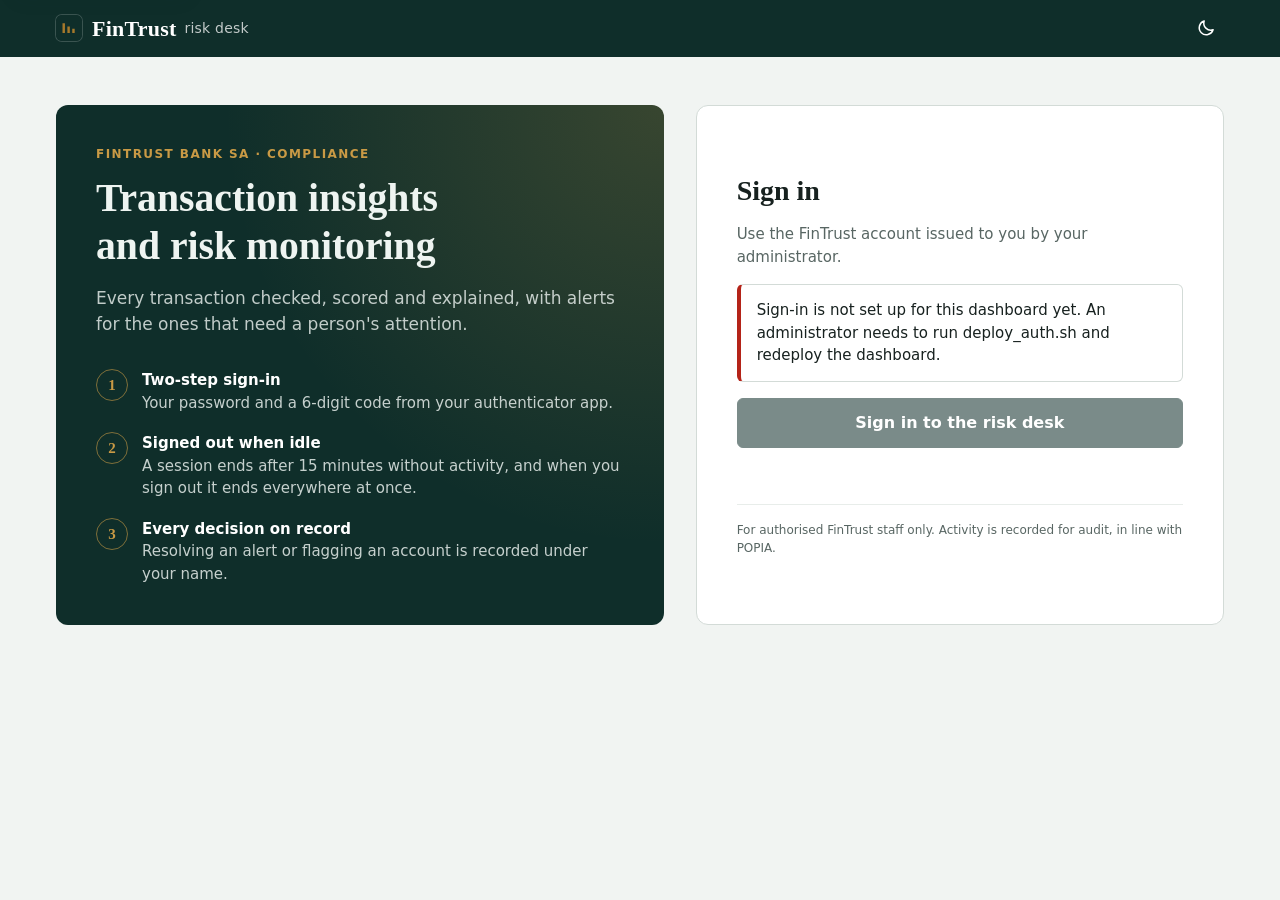
<file: frontend/index.html>
<!doctype html>
<html lang="en">
<head>
  <meta charset="utf-8">
  <meta name="viewport" content="width=device-width, initial-scale=1">
  <meta name="robots" content="noindex">
  <meta name="color-scheme" content="light dark">
  <title>FinTrust risk desk</title>
  <link rel="icon" href="favicon.svg" type="image/svg+xml">
  <link rel="stylesheet" href="styles.css">
  <!-- Applies the light or dark appearance before the page is drawn. -->
  <script src="theme.js"></script>
</head>
<body>
  <a class="skip-link" href="#page">Skip to the content</a>

  <header class="masthead">
    <div class="masthead-inner">
      <p class="brand"><img class="brand-mark" src="favicon.svg" alt="">FinTrust <span class="brand-desk">risk desk</span></p>
      <div class="masthead-tools">
        <button type="button" class="icon-button on-dark" id="theme-toggle" aria-label="Switch to dark appearance"></button>
        <div class="user" id="user" hidden>
          <button type="button" class="user-button" id="user-button" aria-haspopup="true" aria-expanded="false" aria-controls="user-menu">
            <span class="avatar" id="user-initials" aria-hidden="true"></span>
            <span class="user-name" id="user-name"></span>
            <span class="caret" aria-hidden="true"></span>
          </button>
          <div class="user-menu" id="user-menu" hidden>
            <div class="user-menu-head">
              <p class="user-menu-name" id="user-menu-name"></p>
              <p class="user-menu-username" id="user-menu-username"></p>
              <p id="user-menu-role"></p>
            </div>
            <fieldset class="appearance">
              <legend>Appearance</legend>
              <div class="segmented" id="appearance">
                <label><input type="radio" name="appearance" value="system"><span>System</span></label>
                <label><input type="radio" name="appearance" value="light"><span>Light</span></label>
                <label><input type="radio" name="appearance" value="dark"><span>Dark</span></label>
              </div>
            </fieldset>
            <p class="user-menu-note" id="user-menu-session"></p>
            <button type="button" class="button wide" id="sign-out">Sign out</button>
          </div>
        </div>
      </div>
    </div>
  </header>

  <!-- Shown until a person has signed in. -->
  <main class="signin" id="signin-view" hidden>
    <section class="signin-story" aria-labelledby="signin-story-title">
      <p class="eyebrow">FinTrust Bank SA · Compliance</p>
      <h1 id="signin-story-title">Transaction insights and risk monitoring</h1>
      <p class="signin-lede">Every transaction checked, scored and explained, with alerts for the ones that need a person's attention.</p>
      <ul class="assurances">
        <li><span class="assurance-icon" aria-hidden="true">1</span><div><strong>Two-step sign-in</strong>Your password and a 6-digit code from your authenticator app.</div></li>
        <li><span class="assurance-icon" aria-hidden="true">2</span><div><strong>Signed out when idle</strong>A session ends after 15 minutes without activity, and when you sign out it ends everywhere at once.</div></li>
        <li><span class="assurance-icon" aria-hidden="true">3</span><div><strong>Every decision on record</strong>Resolving an alert or flagging an account is recorded under your name.</div></li>
      </ul>
    </section>
    <section class="signin-card" aria-labelledby="signin-title">
      <h2 id="signin-title">Sign in</h2>
      <p class="lede">Use the FinTrust account issued to you by your administrator.</p>
      <p class="notice" id="signin-notice" role="status" hidden></p>
      <button type="button" class="button primary wide large" id="sign-in">Sign in to the risk desk</button>
      <p class="signin-status" id="system-status" aria-live="polite"></p>
      <p class="fine-print">For authorised FinTrust staff only. Activity is recorded for audit, in line with POPIA.</p>
    </section>
  </main>

  <div id="app-view" hidden>
    <nav class="tabs" aria-label="Sections">
      <div class="tabs-inner">
        <a class="tab" href="#/overview" data-view="overview">Overview</a>
        <a class="tab" href="#/transactions" data-view="transactions">Transactions</a>
        <a class="tab" href="#/alerts" data-view="alerts">Alerts <span class="count" id="alert-count" hidden></span></a>
        <a class="tab" href="#/accounts" data-view="accounts">Accounts</a>
        <a class="tab" href="#/upload" data-view="upload">Upload a file</a>
      </div>
    </nav>

    <main class="page" id="page" tabindex="-1"></main>
  </div>

  <!-- One transaction's journey, opened from any table. -->
  <aside class="drawer" id="drawer" aria-labelledby="drawer-title" hidden>
    <div class="drawer-head">
      <h2 id="drawer-title">Transaction journey</h2>
      <button type="button" class="link-button" id="drawer-close">Close</button>
    </div>
    <div class="drawer-body" id="drawer-body"></div>
  </aside>
  <div class="scrim" id="scrim" hidden></div>

  <dialog class="dialog" id="dialog">
    <form method="dialog" id="dialog-form">
      <h2 id="dialog-title"></h2>
      <p class="lede" id="dialog-text"></p>
      <div id="dialog-fields"></div>
      <p class="form-error" id="dialog-error" role="alert" hidden></p>
      <div class="dialog-actions">
        <button type="button" class="button" id="dialog-cancel">Cancel</button>
        <button type="submit" class="button primary" id="dialog-confirm"></button>
      </div>
    </form>
  </dialog>

  <!-- Shown a minute before an idle session is ended. -->
  <dialog class="dialog" id="idle-dialog" aria-labelledby="idle-title" aria-describedby="idle-text">
    <h2 id="idle-title">Are you still there?</h2>
    <p class="lede" id="idle-text"></p>
    <div class="dialog-actions">
      <button type="button" class="button" id="idle-sign-out">Sign out now</button>
      <button type="button" class="button primary" id="idle-stay">Stay signed in</button>
    </div>
  </dialog>

  <div class="toast" id="toast" role="status" aria-live="polite" hidden></div>
  <!-- Read out when a table is sorted or filtered. -->
  <div class="visually-hidden" id="announcer" aria-live="polite"></div>

  <!-- One tooltip shared by every chart. Read out as the keyboard moves along a chart. -->
  <div class="chart-tip" id="chart-tip" role="status" aria-live="polite" hidden></div>

  <script src="config.js"></script>
  <script src="auth.js"></script>
  <script src="charts.js"></script>
  <script src="app.js"></script>
</body>
</html>
</file>
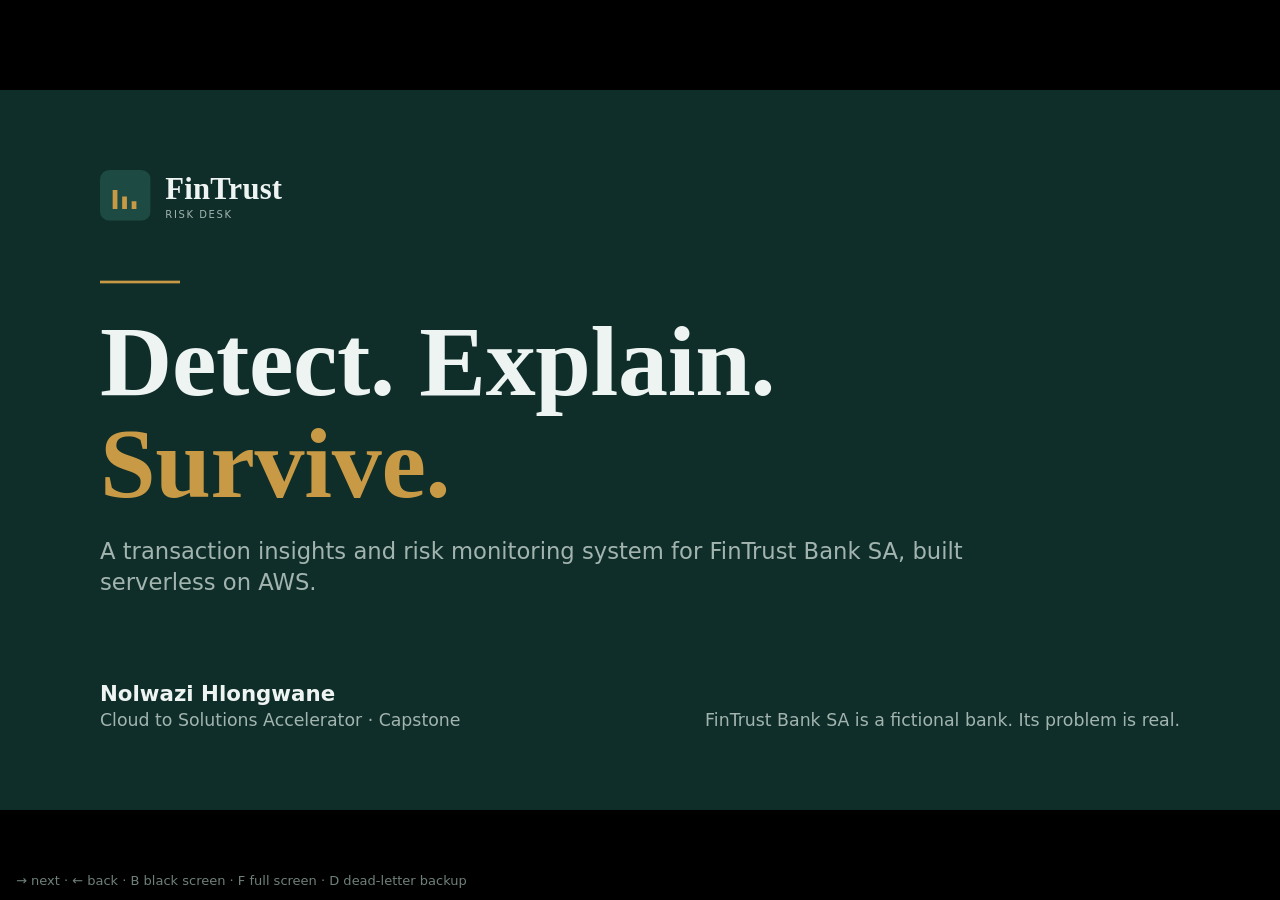
<file: docs/presentation/slides.html>
<!doctype html>
<html lang="en">
<head>
<meta charset="utf-8">
<meta name="viewport" content="width=device-width, initial-scale=1">
<title>FinTrust: Detect. Explain. Survive.</title>
<link rel="icon" href="../../frontend/favicon.svg" type="image/svg+xml">
<!--
  The Week 16 presentation slides (Week 15 Day 4). Open this file in the
  browser from the repository, so the diagrams load from docs/diagrams/.
  It needs no internet connection.

    Next          → , Space, Page Down, or a presentation clicker
    Back          ← , Page Up
    B             black screen (press again to return)
    F             full screen
    D             the dead-letter backup slide (D again to go back)
    Home          first slide

  The architecture slide walks the numbered steps 1 to 9 as you press Next.
  Colours and fonts are the dashboard's own (frontend/styles.css).
-->
<style>
:root {
  --ink: #0f2e2a;
  --ink-soft: #1d4a43;
  --paper: #f1f4f2;
  --surface: #ffffff;
  --text: #17211f;
  --muted: #586663;
  --line: #d3dbd7;
  --brass: #a6792b;
  --story-accent: #c99a45;
  --on-ink: #eef4f1;
  --on-ink-muted: #a3b4af;
  --high: #b42318;
  --high-tint: #fbe6e3;
  --low: #1b725c;
  --low-tint: #e3f1ec;
  --serif: "Iowan Old Style", Charter, "Bitstream Charter", Cambria, Georgia, serif;
  --sans: "Avenir Next", Avenir, "Segoe UI", system-ui, -apple-system, "Helvetica Neue", Arial, sans-serif;
  color-scheme: light;
}
* { box-sizing: border-box; }
html, body { margin: 0; height: 100%; background: #000; overflow: hidden; }
body { font-family: var(--sans); color: var(--text); -webkit-font-smoothing: antialiased; }

/* A 1920 × 1080 stage, scaled to fit any screen (letterboxed). */
.stage {
  position: absolute; left: 50%; top: 50%;
  width: 1920px; height: 1080px;
  transform-origin: 0 0;
}
.slide {
  position: absolute; inset: 0;
  opacity: 0; visibility: hidden;
  transition: opacity .45s ease, visibility 0s linear .45s;
  overflow: hidden;
}
.slide.on { opacity: 1; visibility: visible; transition: opacity .45s ease; }
.ink { background: var(--ink); color: var(--on-ink); }
.paper { background: var(--paper); }

.mark { display: inline-flex; align-items: center; gap: 22px; }
.mark svg { display: block; }
.mark .word { font-family: var(--serif); font-weight: 600; font-size: 46px; letter-spacing: .3px; }
.mark .sub { display: block; font-size: 15px; letter-spacing: 2.4px; text-transform: uppercase; color: var(--on-ink-muted); margin-top: 4px; }

.kicker { font-size: 22px; letter-spacing: 3px; text-transform: uppercase; color: var(--story-accent); font-weight: 600; }
h1, h2 { font-family: var(--serif); font-weight: 600; margin: 0; letter-spacing: -0.5px; }

/* 1. Title */
.title-slide { padding: 120px 150px; display: flex; flex-direction: column; justify-content: space-between; }
.title-slide h1 { font-size: 150px; line-height: 1.02; }
.title-slide h1 span { display: block; }
.title-slide h1 span:nth-child(2) { color: var(--story-accent); }
.title-slide .what { font-size: 34px; color: var(--on-ink-muted); margin-top: 34px; max-width: 1300px; line-height: 1.35; }
.byline { display: flex; justify-content: space-between; align-items: flex-end; font-size: 26px; color: var(--on-ink-muted); }
.byline strong { color: var(--on-ink); font-weight: 600; display: block; font-size: 32px; margin-bottom: 6px; }
.rule { height: 4px; width: 120px; background: var(--story-accent); margin-bottom: 40px; }

/* 2. The SMS */
.sms-slide { display: grid; grid-template-columns: 1fr 1fr; align-items: center; padding: 0 150px; gap: 90px; }
.phone {
  justify-self: center; width: 560px; height: 860px; border-radius: 70px; background: #0a1a18;
  border: 3px solid #2c3c39; padding: 90px 34px; position: relative;
  box-shadow: 0 40px 90px rgba(0,0,0,.45);
}
.phone::before { content: ""; position: absolute; top: 26px; left: 50%; width: 150px; height: 34px; margin-left: -75px; border-radius: 20px; background: #000; }
.phone .from { text-align: center; color: var(--on-ink-muted); font-size: 22px; margin-bottom: 8px; }
.phone .when { text-align: center; color: #6f817c; font-size: 18px; margin-bottom: 36px; }
.bubble {
  background: #26332f; color: var(--on-ink); border-radius: 28px 28px 28px 8px;
  padding: 30px 34px; font-size: 36px; line-height: 1.36; max-width: 96%;
}
.bubble b { color: #fff; }
.sms-slide h2 { font-size: 104px; line-height: 1.05; }
.sms-slide h2 em { font-style: normal; color: var(--story-accent); }

/* Diagram slides */
.diagram-slide { padding: 54px 60px 0; }
.diagram-head { display: flex; justify-content: space-between; align-items: baseline; height: 96px; }
.diagram-head h2 { font-size: 54px; color: var(--ink); }
.diagram-head .count { font-size: 24px; color: var(--muted); font-variant-numeric: tabular-nums; }
.frame {
  position: relative; width: 1800px; height: 840px; overflow: hidden;
  background: #fff; border: 1px solid var(--line); border-radius: 6px;
}
.frame img {
  position: absolute; left: 0; top: 0; display: block; max-width: none;
  transition: width .8s cubic-bezier(.3,.7,.2,1), left .8s cubic-bezier(.3,.7,.2,1), top .8s cubic-bezier(.3,.7,.2,1);
}
.caption {
  position: absolute; left: 28px; bottom: 26px; right: 28px;
  display: flex; align-items: center; gap: 24px;
  background: rgba(15, 46, 42, .94); color: var(--on-ink);
  border-radius: 6px; padding: 22px 30px;
  box-shadow: 0 10px 30px rgba(15, 46, 42, .25);
  transition: opacity .35s ease;
}
.caption[hidden] { display: flex; opacity: 0; }
.caption .num {
  flex: none; width: 64px; height: 64px; border-radius: 50%;
  background: var(--story-accent); color: var(--ink);
  display: grid; place-items: center; font-weight: 700; font-size: 32px;
}
.caption .num.dash { background: transparent; border: 3px dashed #e5483b; color: #ff9a8f; font-size: 26px; }
.caption .say { font-family: var(--serif); font-size: 38px; font-weight: 600; line-height: 1.15; }
.caption .aws { font-size: 25px; color: var(--on-ink-muted); margin-top: 6px; }

/* 5. The receipt */
.receipt-slide { display: grid; grid-template-columns: 760px 1fr; gap: 110px; align-items: center; padding: 0 150px; }
.receipt-slide h2 { font-size: 92px; line-height: 1.05; color: var(--ink); }
.receipt-slide .lede { font-size: 32px; color: var(--muted); margin-top: 30px; line-height: 1.4; }
.receipt {
  background: var(--surface); border-radius: 4px; padding: 56px 60px 64px;
  box-shadow: 0 18px 50px rgba(15, 46, 42, .16);
  font-family: "SF Mono", Menlo, "DejaVu Sans Mono", Consolas, monospace; font-size: 27px; color: var(--text);
  position: relative;
}
.receipt::after {
  content: ""; position: absolute; left: 0; right: 0; bottom: -18px; height: 18px;
  background: linear-gradient(-45deg, transparent 12px, var(--surface) 0) 0 0 / 24px 18px repeat-x,
              linear-gradient(45deg, transparent 12px, var(--surface) 0) 0 0 / 24px 18px repeat-x;
}
.receipt .head { text-align: center; font-family: var(--serif); font-size: 36px; font-weight: 600; color: var(--ink); }
.receipt .sub { text-align: center; font-size: 19px; color: var(--muted); margin: 8px 0 30px; letter-spacing: 1px; }
.receipt .line { display: flex; justify-content: space-between; gap: 20px; padding: 13px 0; border-bottom: 2px dotted var(--line); }
.receipt .line span:last-child { font-weight: 700; white-space: nowrap; }
.receipt .note { font-size: 19px; color: var(--muted); padding: 0 0 10px; }
.receipt .total { display: flex; justify-content: space-between; align-items: baseline; margin-top: 26px; padding-top: 22px; border-top: 4px double var(--ink); }
.receipt .total span:first-child { font-weight: 700; }
.receipt .total b { font-family: var(--serif); font-size: 64px; color: var(--ink); }
.receipt .fine { margin-top: 16px; font-size: 19px; color: var(--muted); text-align: right; }
.receipt .reveal { transition: opacity .5s ease; }
.receipt .reveal.wait { opacity: 0; }

/* 6. Outcomes */
.outcomes-slide { padding: 120px 150px; }
.outcomes-slide h2 { font-size: 80px; color: var(--ink); margin-bottom: 80px; }
.cols { display: grid; grid-template-columns: repeat(3, 1fr); gap: 50px; }
.col { background: var(--surface); border-radius: 6px; padding: 50px 46px 56px; border-top: 8px solid var(--ink); box-shadow: 0 10px 30px rgba(15,46,42,.08); }
.col .k { font-size: 22px; letter-spacing: 3px; text-transform: uppercase; color: var(--brass); font-weight: 700; }
.col .big { font-family: var(--serif); font-size: 50px; font-weight: 600; line-height: 1.12; color: var(--ink); margin: 22px 0 26px; }
.col p { font-size: 27px; line-height: 1.45; color: var(--muted); margin: 0; }

/* 7. Close */
.close-slide { display: flex; flex-direction: column; justify-content: center; padding: 0 150px; }
.close-slide h1 { font-size: 168px; line-height: 1.04; }
.close-slide h1 span { display: block; }
.close-slide h1 span:nth-child(2) { color: var(--story-accent); }
.close-slide .thanks { margin-top: 70px; font-size: 40px; color: var(--on-ink-muted); }
.close-slide .thanks strong { color: var(--on-ink); font-weight: 600; }

/* Backup */
.backup-tag { display: inline-block; font-size: 20px; letter-spacing: 2px; text-transform: uppercase; color: var(--brass); font-weight: 700; margin-left: 20px; vertical-align: middle; }

.pageno { position: absolute; right: 44px; bottom: 30px; font-size: 18px; color: var(--muted); font-variant-numeric: tabular-nums; }
.ink .pageno { color: #6f817c; }
.blackout { position: fixed; inset: 0; background: #000; z-index: 10; display: none; }
.blackout.on { display: block; }
.help { position: fixed; left: 16px; bottom: 12px; font: 13px var(--sans); color: #6f817c; z-index: 5; transition: opacity 1s ease 4s; }
.help.gone { opacity: 0; }

@media print {
  @page { size: 1920px 1080px; margin: 0; }
  html, body { background: #fff; overflow: visible; height: auto; }
  .stage { position: static; transform: none !important; width: 1920px; height: auto; }
  .slide { position: relative; width: 1920px; height: 1080px; opacity: 1; visibility: visible; page-break-after: always; break-after: page; }
  .caption { display: none; }
  .frame img { width: auto !important; height: auto; max-width: 100%; max-height: 100%; left: 50% !important; top: 50% !important; transform: translate(-50%, -50%); transition: none; }
  .receipt .reveal.wait { opacity: 1; }
  .help, .blackout { display: none; }
}
</style>
</head>
<body>
<div class="stage" id="stage">

  <!-- 1 · Title -->
  <section class="slide ink title-slide" data-name="Title">
    <div class="mark" aria-label="FinTrust risk desk">
      <svg width="76" height="76" viewBox="0 0 48 48" aria-hidden="true"><rect width="48" height="48" rx="9" fill="#1d4a43"/><path d="M12 37V19h4.5v18zm9 0V25h4.5v12zm9 0v-7.5h4.5V37z" fill="#c99a45"/></svg>
      <div><span class="word">FinTrust</span><span class="sub">Risk desk</span></div>
    </div>
    <div>
      <div class="rule"></div>
      <h1><span>Detect. Explain.</span><span>Survive.</span></h1>
      <p class="what">A transaction insights and risk monitoring system for FinTrust Bank SA, built serverless on AWS.</p>
    </div>
    <div class="byline">
      <div><strong>Nolwazi Hlongwane</strong>Cloud to Solutions Accelerator · Capstone</div>
      <div>FinTrust Bank SA is a fictional bank. Its problem is real.</div>
    </div>
  </section>

  <!-- 2 · The SMS -->
  <section class="slide ink sms-slide" data-name="The SMS">
    <div class="phone" aria-hidden="true">
      <div class="from">FinTrust Bank</div>
      <div class="when">Text message · after the fact</div>
      <div class="bubble">FinTrust: <b>Did you make this transaction?</b> R68 000.00 to WESTBRIDGE PROPERTY HOLDINGS (GB). Reply YES or NO.</div>
    </div>
    <h2>Did you make <em>this</em> transaction?</h2>
    <span class="pageno"></span>
  </section>

  <!-- 3 · Architecture, walked step by step -->
  <section class="slide paper diagram-slide" data-name="Architecture" data-zoom="arch">
    <div class="diagram-head"><h2>Walking into the bank branch</h2><span class="count" id="arch-count"></span></div>
    <div class="frame" id="arch-frame">
      <img id="arch-img" src="../diagrams/architecture.svg" alt="FinTrust AWS architecture diagram, numbered 1 to 9" data-w="2790" data-h="1170">
      <div class="caption" id="arch-caption" hidden><div class="num"></div><div><div class="say"></div><div class="aws"></div></div></div>
    </div>
    <span class="pageno"></span>
  </section>

  <!-- 4 · ERD -->
  <section class="slide paper diagram-slide" data-name="Ledger" data-zoom="erd">
    <div class="diagram-head"><h2>The ledger: how the records connect</h2><span class="count" id="erd-count"></span></div>
    <div class="frame" id="erd-frame">
      <img id="erd-img" src="../diagrams/erd.svg" alt="Entity relationship diagram of the FinTrust ledger" data-w="1653" data-h="1050">
      <div class="caption" id="erd-caption" hidden><div class="num"></div><div><div class="say"></div><div class="aws"></div></div></div>
    </div>
    <span class="pageno"></span>
  </section>

  <!-- 5 · The receipt -->
  <section class="slide paper receipt-slide" data-name="The receipt" data-steps="1">
    <div>
      <div class="kicker" style="color: var(--brass)">What does it cost?</div>
      <h2 style="margin-top: 26px">No servers.<br>No idle bill.</h2>
      <p class="lede">The clerks only clock in when there is work. When nobody uploads a file, the cost is close to zero.</p>
    </div>
    <div class="receipt">
      <div class="head">FinTrust · AWS receipt</div>
      <div class="sub">WHOLE BUILD · WEEKS 13 TO 15</div>
      <div class="line"><span>Servers bought or rented</span><span>0</span></div>
      <div class="line"><span>NAT Gateway, designed away</span><span>R0</span></div>
      <div class="note">saves more than R500 every month</div>
      <div class="line"><span>Password vault (IAM sign-in)</span><span>R0</span></div>
      <div class="line"><span>Database after 20:00</span><span>off</span></div>
      <div class="total reveal wait" id="receipt-total"><span>TOTAL SPENT</span><b>R47</b></div>
      <div class="fine reveal wait" id="receipt-fine">US$2.88 from AWS credits · at R16.43 to the dollar</div>
    </div>
    <span class="pageno"></span>
  </section>

  <!-- 6 · Outcomes -->
  <section class="slide paper outcomes-slide" data-name="Outcomes">
    <h2>What FinTrust gets</h2>
    <div class="cols">
      <div class="col"><div class="k">Risk</div><div class="big">Seconds, not Monday morning.</div><p>The system reacts the moment a file arrives, instead of waiting for someone to open it.</p></div>
      <div class="col"><div class="k">Compliance</div><div class="big">Every decision explains itself.</div><p>Each score shows the rules that fired, and every resolved alert names the officer who decided.</p></div>
      <div class="col"><div class="k">Cost</div><div class="big">Pay for use, not for idle time.</div><p>No servers to keep running or patch. Old records move to cheaper storage on their own.</p></div>
    </div>
    <span class="pageno"></span>
  </section>

  <!-- 7 · Close -->
  <section class="slide ink close-slide" data-name="Close">
    <div class="rule"></div>
    <h1><span>Detect. Explain.</span><span>Survive.</span></h1>
    <p class="thanks"><strong>Thank you.</strong> I'd love to hear your questions.</p>
    <span class="pageno"></span>
  </section>

  <!-- Backup (press D) · the DLQ question -->
  <section class="slide paper diagram-slide" data-name="Backup: dead-letter" data-backup="1" data-zoom="seq">
    <div class="diagram-head"><h2>When scoring fails: nothing is lost<span class="backup-tag">Backup</span></h2><span class="count">rollback · retry × 3 · dead-letter queue · alarm · redrive</span></div>
    <div class="frame" id="seq-frame">
      <img id="seq-img" src="../diagrams/pipeline-sequence.svg" alt="Pipeline sequence diagram with the failure path" data-w="2199" data-h="1321">
    </div>
  </section>
</div>

<div class="blackout" id="blackout"></div>
<div class="help" id="help">→ next · ← back · B black screen · F full screen · D dead-letter backup</div>

<script>
(function () {
  "use strict";
  // Zoom regions as fractions of each diagram (x0, y0, x1, y1), with what to say.
  // The architecture numbers are the diagram's own 1 to 9.
  var ZOOMS = {
    arch: [
      null,
      { r: [0.005, 0.245, 0.195, 0.360], n: "1", say: "The security guard at the door", aws: "Amazon Cognito: password and an authenticator code" },
      { r: [0.093, 0.148, 0.295, 0.240], n: "2", say: "Branches close to the customer", aws: "Amazon CloudFront: the dashboard, fast and over HTTPS" },
      { r: [0.087, 0.350, 0.500, 0.448], n: "3", say: "The teller window: the only way in", aws: "Amazon API Gateway: checks the key and the person, every time" },
      { r: [0.093, 0.430, 0.295, 0.545], n: "4", say: "The secure filing room", aws: "Amazon S3, locked with a key from AWS KMS" },
      { r: [0.093, 0.468, 0.297, 0.650], n: "5", say: "A clerk who checks every row", aws: "AWS Lambda (ingest): bad rows go to the rejected tray" },
      { r: [0.200, 0.468, 0.400, 0.650], n: "6", say: "The queue: one line per customer", aws: "Amazon SQS FIFO: in order, exactly once" },
      { r: [0.405, 0.365, 0.719, 0.545], n: "7", say: "The ledger and the notice board", aws: "Score Lambda → RDS PostgreSQL (ledger) + DynamoDB (scores)" },
      { r: [0.625, 0.475, 0.822, 0.752], n: "8", say: "A bell rings, and the alert goes out", aws: "DynamoDB Streams → alert Lambda → Amazon SES email" },
      { r: [0.306, 0.148, 0.600, 0.335], n: "9", say: "The calendar reminder on the 1st", aws: "Amazon EventBridge → report Lambda → the reports room" },
      { r: [0, 0, 1, 1], n: "", dash: true, say: "Red dashed lines: where failures go", aws: "Three dead-letter queues. Nothing is thrown away." },
      { r: [0.093, 0.773, 0.694, 0.947], n: "", say: "CCTV, and staff access cards", aws: "Amazon CloudWatch watches everything · AWS IAM: each clerk opens only its own doors" }
    ],
    erd: [
      { r: [0.0125, 0.123, 0.966, 0.748] },
      { r: [0.0125, 0.123, 0.440, 0.318], n: "", say: "Names and contact details: one locked drawer", aws: "customers is the only table with personal information" }
    ],
    seq: [null]
  };

  var stage = document.getElementById("stage");
  var slides = Array.prototype.slice.call(document.querySelectorAll(".slide"));
  var main = slides.filter(function (s) { return !s.dataset.backup; });
  var backup = slides.filter(function (s) { return s.dataset.backup; })[0];
  var index = 0, step = 0, returnTo = null;

  function fit() {
    var scale = Math.min(window.innerWidth / 1920, window.innerHeight / 1080);
    stage.style.transform = "scale(" + scale + ") translate(-50%, -50%)";
  }

  function frameOf(slide) { return slide.querySelector(".frame"); }

  function place(slide, region, animate, captioned) {
    var frame = frameOf(slide);
    if (!frame) return;
    var img = frame.querySelector("img");
    var fw = frame.clientWidth, fh = frame.clientHeight;
    var room = captioned ? fh - 150 : fh;           // keep the zoomed part clear of the caption
    var ratio = Number(img.dataset.h) / Number(img.dataset.w);
    var base = Math.min(fw, fh / ratio);            // width at which the whole diagram fits
    var r = region || [0, 0, 1, 1];
    var rw = (r[2] - r[0]) * base, rh = (r[3] - r[1]) * base * ratio;
    var s = Math.min(fw / rw, room / rh, 3.4) * (region && (r[2] - r[0]) < 1 ? 0.92 : 1);
    var w = base * s, h = w * ratio;
    var cx = (r[0] + r[2]) / 2 * w, cy = (r[1] + r[3]) / 2 * h;
    img.style.transition = animate ? "" : "none";
    img.style.width = w + "px";
    img.style.left = (fw / 2 - cx) + "px";
    img.style.top = ((region && (r[2] - r[0]) < 1 ? room : fh) / 2 - cy) + "px";
    if (!animate) { void img.offsetWidth; img.style.transition = ""; }
  }

  function steps(slide) {
    if (slide.dataset.zoom) return ZOOMS[slide.dataset.zoom].length;
    return 1 + Number(slide.dataset.steps || 0);
  }

  function render(animate) {
    var current = returnTo !== null ? backup : main[index];
    slides.forEach(function (s) { s.classList.toggle("on", s === current); });
    var key = current.dataset.zoom;
    if (key) {
      var zoom = ZOOMS[key][step];
      place(current, zoom && zoom.r, animate, !!(zoom && zoom.say));
      var caption = current.querySelector(".caption");
      if (caption) {
        var has = zoom && zoom.say;
        caption.hidden = !has;
        if (has) {
          var num = caption.querySelector(".num");
          num.textContent = zoom.n || (zoom.dash ? "- -" : "");
          num.classList.toggle("dash", !!zoom.dash);
          num.style.display = zoom.n || zoom.dash ? "" : "none";
          caption.querySelector(".say").textContent = zoom.say;
          caption.querySelector(".aws").textContent = zoom.aws;
        }
      }
      var count = document.getElementById(key + "-count");
      if (count && key === "arch") count.textContent = zoom && zoom.n ? "Step " + zoom.n + " of 9" : "";
    }
    var reveals = current.querySelectorAll(".reveal");
    Array.prototype.forEach.call(reveals, function (el) { el.classList.toggle("wait", step < 1); });
    var pageno = current.querySelector(".pageno");
    if (pageno) pageno.textContent = (index + 1) + " / " + main.length;
  }

  function next() {
    if (returnTo !== null) return;
    if (step < steps(main[index]) - 1) { step++; }
    else if (index < main.length - 1) { index++; step = 0; render(false); return; }
    render(true);
  }
  function back() {
    if (returnTo !== null) { toggleBackup(); return; }
    if (step > 0) { step--; render(true); return; }
    if (index > 0) { index--; step = steps(main[index]) - 1; render(false); }
  }
  function toggleBackup() {
    if (returnTo === null) { returnTo = { index: index, step: step }; render(false); }
    else { index = returnTo.index; step = returnTo.step; returnTo = null; render(false); }
  }

  document.addEventListener("keydown", function (event) {
    if (event.metaKey || event.ctrlKey || event.altKey) return;
    var k = event.key;
    if (k === "ArrowRight" || k === " " || k === "PageDown" || k === "Enter" || k === "ArrowDown") { next(); }
    else if (k === "ArrowLeft" || k === "PageUp" || k === "Backspace" || k === "ArrowUp") { back(); }
    else if (k === "b" || k === "B" || k === ".") { document.getElementById("blackout").classList.toggle("on"); }
    else if (k === "f" || k === "F") {
      if (document.fullscreenElement) document.exitFullscreen(); else document.documentElement.requestFullscreen();
    }
    else if (k === "d" || k === "D") { toggleBackup(); }
    else if (k === "Home") { index = 0; step = 0; returnTo = null; render(false); }
    else { return; }
    event.preventDefault();
    document.getElementById("help").classList.add("gone");
  });
  document.addEventListener("click", function (event) {
    if (event.button === 0) next();
  });

  window.addEventListener("resize", function () { fit(); render(false); });
  window.addEventListener("load", function () { fit(); render(false); });
  fit(); render(false);
})();
</script>
</body>
</html>
</file>
<file: frontend/styles.css>
/* FinTrust risk desk
   Palette: bottle-green ink on cool paper, brass for the one thing that is
   "current", and three risk colours that are never used for anything else.
   Every colour is a token below, defined twice: light (the default) and dark.
   Dark is used when the person chooses it, or when they leave the choice to
   their device and the device is in dark mode (theme.js sets data-theme). */
:root {
  --ink: #0f2e2a;
  --ink-soft: #1d4a43;
  --paper: #f1f4f2;
  --surface: #ffffff;
  --surface-2: #f8faf9;
  --text: #17211f;
  --muted: #586663;
  --line: #d3dbd7;
  --line-soft: #e8edea;
  --hover: #f4f8f6;
  --selected: #eef4f1;
  --plain-tint: #e9eeeb;
  --brass: #a6792b;
  --primary: #0f2e2a;
  --primary-hover: #1d4a43;
  --on-primary: #ffffff;
  --masthead: #0f2e2a;
  --on-masthead: #ffffff;
  --story: #0f2e2a;
  --story-accent: #c99a45;
  --low: #1b725c;           /* 5.0:1 on its tint (WCAG AA needs 4.5:1) */
  --low-tint: #e3f1ec;
  --medium: #915808;        /* 5.0:1 on its tint */
  --medium-tint: #f8ecd6;
  --high: #b42318;
  --high-tint: #fbe6e3;
  /* Chart marks. --low, --medium and --high above are TEXT colours (on tints).
     For filled marks, Medium is a lighter amber so Low, Medium and High stay
     apart for colour-blind readers too (checked with an OKLab colour-vision
     simulation: worst pair 8.0 apart, target 8). Every chart also has a legend
     and a table of its numbers, so colour is never the only way to tell. */
  --low-mark: #00805a;
  --medium-mark: #cf961a;
  --high-mark: #b42318;
  --series: #1d4a43;
  --grid: #e4e9e6;
  --scrim: rgba(15, 46, 42, 0.35);
  --shadow: 0 6px 20px rgba(15, 46, 42, 0.14);
  --serif: "Iowan Old Style", Charter, "Bitstream Charter", Cambria, Georgia, serif;
  --sans: "Avenir Next", Avenir, "Segoe UI", system-ui, -apple-system, "Helvetica Neue", Arial, sans-serif;
  --radius: 6px;
  color-scheme: light;
}

/* The dark palette. Contrast was measured (WCAG, AA asks for 4.5:1 for text):
   body text 13.8:1 on a card, secondary text 7.1:1, links 9.7:1, every risk
   label at least 7.3:1 on its tint, white on the primary button 5.2:1. The
   risk marks stay apart for colour-blind readers (OKLab simulation: worst pair
   8.9 apart for deuteranopia, 12.3 for protanopia; target 8). */
:root[data-theme="dark"] {
  --ink: #0b1716;
  --ink-soft: #8fd3bd;
  --paper: #0e1615;
  --surface: #15201e;
  --surface-2: #1a2725;
  --text: #e4ebe8;
  --muted: #a3b4af;
  --line: #2c3c39;
  --line-soft: #22312e;
  --hover: #1b2a27;
  --selected: #20332f;
  --plain-tint: #26332f;
  --brass: #d6a851;
  --primary: #1f7a63;
  --primary-hover: #26907a;
  --on-primary: #ffffff;
  --masthead: #091211;
  --on-masthead: #eef4f1;
  --story: #0b1c1a;
  --story-accent: #d6a851;
  --low: #84dcbf;
  --low-tint: #12342b;
  --medium: #f2bd64;
  --medium-tint: #3a2b12;
  --high: #ff9a8f;
  --high-tint: #45191a;
  --low-mark: #1f9e76;
  --medium-mark: #dca72d;
  --high-mark: #e5483b;
  --series: #8fd3bd;
  --grid: #24332f;
  --scrim: rgba(0, 0, 0, 0.6);
  --shadow: 0 10px 30px rgba(0, 0, 0, 0.5);
  color-scheme: dark;
}
@media (prefers-color-scheme: dark) {
  :root:not([data-theme="light"]) {
    --ink: #0b1716;
    --ink-soft: #8fd3bd;
    --paper: #0e1615;
    --surface: #15201e;
    --surface-2: #1a2725;
    --text: #e4ebe8;
    --muted: #a3b4af;
    --line: #2c3c39;
    --line-soft: #22312e;
    --hover: #1b2a27;
    --selected: #20332f;
    --plain-tint: #26332f;
    --brass: #d6a851;
    --primary: #1f7a63;
    --primary-hover: #26907a;
    --on-primary: #ffffff;
    --masthead: #091211;
    --on-masthead: #eef4f1;
    --story: #0b1c1a;
    --story-accent: #d6a851;
    --low: #84dcbf;
    --low-tint: #12342b;
    --medium: #f2bd64;
    --medium-tint: #3a2b12;
    --high: #ff9a8f;
    --high-tint: #45191a;
    --low-mark: #1f9e76;
    --medium-mark: #dca72d;
    --high-mark: #e5483b;
    --series: #8fd3bd;
    --grid: #24332f;
    --scrim: rgba(0, 0, 0, 0.6);
    --shadow: 0 10px 30px rgba(0, 0, 0, 0.5);
    color-scheme: dark;
  }
}

*, *::before, *::after { box-sizing: border-box; }
[hidden] { display: none !important; }

html { font-size: 100%; }
body {
  margin: 0;
  background: var(--paper);
  color: var(--text);
  font-family: var(--sans);
  font-size: 0.9375rem;
  line-height: 1.5;
  font-variant-numeric: tabular-nums;
}

h1, h2, h3 { font-family: var(--serif); font-weight: 600; line-height: 1.2; margin: 0; }
h1 { font-size: 1.75rem; }
h2 { font-size: 1.3125rem; }
h3 { font-size: 1.0625rem; }
p { margin: 0; }
.lede { color: var(--muted); max-width: 62ch; }

:focus-visible { outline: 2px solid var(--brass); outline-offset: 2px; }

.skip-link {
  position: absolute; left: 1rem; top: -3rem; z-index: 40; padding: 0.5rem 0.875rem;
  background: var(--surface); color: var(--text); border-radius: var(--radius); box-shadow: var(--shadow);
}
.skip-link:focus { top: 0.75rem; }
.visually-hidden {
  position: absolute; width: 1px; height: 1px; padding: 0; margin: -1px; overflow: hidden;
  clip: rect(0 0 0 0); white-space: nowrap; border: 0;
}

.icon { width: 1.25rem; height: 1.25rem; fill: none; stroke: currentColor; stroke-width: 1.8;
  stroke-linecap: round; stroke-linejoin: round; flex: none; }

/* ---------- masthead ---------- */
.masthead { background: var(--masthead); color: var(--on-masthead); border-bottom: 1px solid var(--masthead); }
:root[data-theme="dark"] .masthead { border-bottom-color: var(--line); }
@media (prefers-color-scheme: dark) { :root:not([data-theme="light"]) .masthead { border-bottom-color: var(--line); } }
.masthead-inner {
  max-width: 76rem; margin: 0 auto; padding: 0.625rem 1.5rem;
  display: flex; align-items: center; justify-content: space-between; gap: 1rem; min-height: 3.5rem;
}
.brand { display: flex; align-items: center; gap: 0.625rem; font-family: var(--serif); font-size: 1.375rem; font-weight: 600; letter-spacing: 0.01em; }
.brand-mark { width: 1.625rem; height: 1.625rem; border-radius: 6px; box-shadow: 0 0 0 1px rgba(255, 255, 255, 0.18); }
.brand-desk { font-family: var(--sans); font-size: 0.875rem; font-weight: 400; opacity: 0.75; margin-left: -0.125rem; }
.masthead-tools { display: flex; align-items: center; gap: 0.5rem; }

.icon-button {
  display: inline-grid; place-items: center; width: 2.25rem; height: 2.25rem; border-radius: 50%;
  background: transparent; border: 1px solid transparent; color: inherit; cursor: pointer;
}
.icon-button:hover { background: rgba(255, 255, 255, 0.1); border-color: rgba(255, 255, 255, 0.18); }

.user { position: relative; }
.user-button {
  display: flex; align-items: center; gap: 0.5rem; font: inherit; color: inherit; cursor: pointer;
  background: transparent; border: 1px solid rgba(255, 255, 255, 0.2); border-radius: 999px; padding: 0.25rem 0.75rem 0.25rem 0.25rem;
}
.user-button:hover, .user-button[aria-expanded="true"] { background: rgba(255, 255, 255, 0.1); }
.avatar {
  display: inline-grid; place-items: center; width: 1.875rem; height: 1.875rem; border-radius: 50%;
  background: var(--story-accent); color: #10211e; font-size: 0.75rem; font-weight: 700; letter-spacing: 0.02em;
}
.user-name { font-size: 0.875rem; font-weight: 600; max-width: 12rem; overflow: hidden; text-overflow: ellipsis; white-space: nowrap; }
.caret { width: 0; height: 0; border-left: 4px solid transparent; border-right: 4px solid transparent; border-top: 5px solid currentColor; opacity: 0.8; }
.user-menu {
  position: absolute; right: 0; top: calc(100% + 0.5rem); z-index: 25; width: 19rem;
  background: var(--surface); color: var(--text); border: 1px solid var(--line); border-radius: 10px;
  box-shadow: var(--shadow); padding: 1rem;
}
.user-menu-head { padding-bottom: 0.875rem; border-bottom: 1px solid var(--line-soft); margin-bottom: 0.875rem; }
.user-menu-name { font-family: var(--serif); font-size: 1.0625rem; font-weight: 600; }
.user-menu-username { color: var(--muted); font-size: 0.8125rem; margin-bottom: 0.5rem; }
.user-menu-note { color: var(--muted); font-size: 0.8125rem; margin: 0.875rem 0; }
.role-badge {
  display: inline-block; padding: 0.0625rem 0.625rem; border-radius: 999px; font-size: 0.75rem; font-weight: 600;
  background: var(--plain-tint); color: var(--text);
}
.role-badge.officer { background: var(--low-tint); color: var(--low); }

.appearance { border: 0; margin: 0; padding: 0; }
.appearance legend { font-size: 0.8125rem; font-weight: 600; margin-bottom: 0.375rem; padding: 0; }
.segmented { display: grid; grid-template-columns: repeat(3, 1fr); border: 1px solid var(--line); border-radius: var(--radius); overflow: hidden; }
.segmented label { margin: 0; font-weight: 600; font-size: 0.8125rem; }
.segmented input { position: absolute; opacity: 0; pointer-events: none; }
.segmented span { display: block; text-align: center; padding: 0.375rem 0.25rem; cursor: pointer; color: var(--muted); }
.segmented label + label span { border-left: 1px solid var(--line); }
.segmented input:checked + span { background: var(--primary); color: var(--on-primary); }
.segmented input:focus-visible + span { outline: 2px solid var(--brass); outline-offset: -2px; }

/* ---------- buttons and inputs ---------- */
.button {
  display: inline-flex; align-items: center; justify-content: center; gap: 0.375rem;
  font: inherit; font-weight: 600; cursor: pointer; text-decoration: none;
  padding: 0.5rem 0.9375rem; border-radius: var(--radius);
  border: 1px solid var(--line); background: var(--surface); color: var(--text);
}
.button:hover { border-color: var(--ink-soft); }
.button.primary { background: var(--primary); border-color: var(--primary); color: var(--on-primary); }
.button.primary:hover { background: var(--primary-hover); border-color: var(--primary-hover); }
.button.ghost { background: transparent; }
.button.small { padding: 0.25rem 0.625rem; font-size: 0.8125rem; }
.button.wide { width: 100%; }
.button.large { padding: 0.75rem 1.25rem; font-size: 1rem; }
.button:disabled { opacity: 0.55; cursor: default; }
.button .icon { width: 1rem; height: 1rem; }
.link-button {
  font: inherit; background: none; border: 0; padding: 0; cursor: pointer;
  color: var(--ink-soft); text-decoration: underline; text-underline-offset: 2px;
}

label { display: block; font-weight: 600; font-size: 0.8125rem; margin: 0.875rem 0 0.25rem; }
input, select, textarea {
  font: inherit; color: inherit; width: 100%;
  padding: 0.5rem 0.625rem; border: 1px solid var(--line); border-radius: var(--radius); background: var(--surface);
}
input::placeholder, textarea::placeholder { color: var(--muted); opacity: 0.75; }
textarea { min-height: 5rem; resize: vertical; }
.form-error { color: var(--high); font-size: 0.875rem; margin-top: 0.75rem; }
.hint { display: block; color: var(--muted); font-size: 0.75rem; margin-top: 0.125rem; }

/* ---------- sign-in ---------- */
.signin {
  max-width: 76rem; margin: 0 auto; padding: 3rem 1.5rem 4rem;
  display: grid; grid-template-columns: minmax(0, 1.15fr) minmax(0, 1fr); gap: 2rem; align-items: stretch;
}
.signin-story {
  background: var(--story); color: #eef4f1; border-radius: 12px; padding: 2.5rem;
  background-image: radial-gradient(circle at 100% 0%, rgba(201, 154, 69, 0.22), transparent 55%);
}
.eyebrow { text-transform: uppercase; letter-spacing: 0.12em; font-size: 0.75rem; font-weight: 600; color: var(--story-accent); }
.signin-story h1 { font-size: clamp(1.75rem, 1.2rem + 1.6vw, 2.5rem); margin: 0.75rem 0 1rem; max-width: 18ch; }
.signin-lede { color: rgba(238, 244, 241, 0.8); max-width: 48ch; font-size: 1.0625rem; }
.assurances { list-style: none; margin: 2rem 0 0; padding: 0; display: grid; gap: 1.125rem; }
.assurances li { display: grid; grid-template-columns: 2rem 1fr; gap: 0.875rem; align-items: start; color: rgba(238, 244, 241, 0.82); font-size: 0.9375rem; }
.assurances strong { display: block; color: #ffffff; font-weight: 600; }
.assurance-icon {
  display: inline-grid; place-items: center; width: 2rem; height: 2rem; border-radius: 50%;
  border: 1px solid rgba(201, 154, 69, 0.6); color: var(--story-accent); font-family: var(--serif); font-weight: 600;
}
.signin-card {
  background: var(--surface); border: 1px solid var(--line); border-radius: 12px; padding: 2.5rem;
  display: flex; flex-direction: column; justify-content: center; gap: 1rem;
}
.signin-card h2 { font-size: 1.75rem; }
.signin-status { display: flex; align-items: flex-start; gap: 0.5rem; color: var(--muted); font-size: 0.875rem; min-height: 1.5rem; }
.signin-status .dot { width: 0.5rem; height: 0.5rem; border-radius: 50%; background: var(--muted); margin-top: 0.4rem; flex: none; }
.signin-status.good .dot { background: var(--low-mark); }
.signin-status.warn .dot { background: var(--medium-mark); }
.signin-status.bad .dot { background: var(--high-mark); }
.fine-print { color: var(--muted); font-size: 0.75rem; border-top: 1px solid var(--line-soft); padding-top: 1rem; }

/* ---------- tabs ---------- */
.tabs { background: var(--surface); border-bottom: 1px solid var(--line); }
.tabs-inner { max-width: 76rem; margin: 0 auto; padding: 0 1.5rem; display: flex; gap: 0.25rem; overflow-x: auto; }
.tab {
  display: inline-flex; align-items: center; font-weight: 600; color: var(--muted); white-space: nowrap; text-decoration: none;
  border-bottom: 3px solid transparent; padding: 0.875rem 0.75rem 0.75rem;
}
.tab:hover { color: var(--text); }
.tab[aria-current="page"] { color: var(--text); border-bottom-color: var(--brass); }
.count {
  display: inline-block; min-width: 1.375rem; text-align: center; margin-left: 0.375rem;
  padding: 0 0.375rem; border-radius: 999px; background: var(--high-mark); color: #ffffff; font-size: 0.75rem;
}

/* ---------- page ---------- */
.page { max-width: 76rem; margin: 0 auto; padding: 1.75rem 1.5rem 4rem; }
.page:focus { outline: none; }
.page-head { display: flex; flex-wrap: wrap; align-items: end; justify-content: space-between; gap: 1rem; margin-bottom: 1.25rem; }
.page-head .lede { margin-top: 0.25rem; }
.section { margin-top: 2rem; }
.section > h2 { margin-bottom: 0.75rem; }
.split h2 { margin-bottom: 0.75rem; }

.filters { display: flex; flex-wrap: wrap; align-items: end; gap: 0.75rem; margin-bottom: 0.75rem; }
.filters .field { flex: 0 1 11rem; }
.filters label { margin-top: 0; }
.filters .button { margin-bottom: 1px; }
.filters .sort-field { flex-basis: 14rem; }
.filter-actions { display: flex; gap: 0.5rem; align-items: end; }
.more-filters {
  flex: 1 1 100%; display: grid; grid-template-columns: repeat(auto-fill, minmax(11rem, 1fr)); gap: 0.75rem;
  padding: 0.875rem 1rem 1rem; background: var(--surface-2); border: 1px solid var(--line-soft); border-radius: var(--radius);
}
.more-filters .field { flex: none; }

.chips { display: flex; flex-wrap: wrap; align-items: center; gap: 0.375rem 0.5rem; margin: 0.25rem 0 0.75rem; }
.chip.removable { display: inline-flex; align-items: center; gap: 0.25rem; color: var(--text); background: var(--selected); border-color: var(--line); }
.chip.removable .icon { width: 0.875rem; height: 0.875rem; color: var(--muted); }
.chip.removable:hover .icon { color: var(--high); }
.results { transition: opacity 120ms ease-out; }
.results-summary { color: var(--muted); font-size: 0.875rem; margin: 0.5rem 0 0.5rem; }
.results-summary strong { color: var(--text); }

.notice {
  background: var(--surface); border: 1px solid var(--line); border-left: 4px solid var(--muted);
  border-radius: var(--radius); padding: 0.875rem 1rem; color: var(--muted);
}
.notice.error { border-left-color: var(--high-mark); color: var(--text); }
.notice.good { border-left-color: var(--low-mark); color: var(--text); }

/* ---------- overview ---------- */
.overview { transition: opacity 120ms ease-out; }
.refreshing { opacity: 0.5; pointer-events: none; }

.presets { display: flex; flex-wrap: wrap; gap: 0.375rem; margin-left: auto; margin-bottom: 1px; }
.chip {
  font: inherit; font-size: 0.8125rem; font-weight: 600; cursor: pointer; color: var(--muted);
  padding: 0.375rem 0.75rem; border-radius: 999px; border: 1px solid var(--line); background: var(--surface);
}
.chip:hover { color: var(--text); border-color: var(--ink-soft); }
.chip[aria-pressed="true"] { background: var(--primary); border-color: var(--primary); color: var(--on-primary); }

/* The five headline figures. Six equal columns, and the money figure takes
   two of them: a rand amount such as "R 6 038 764,84" is about twice as long
   as a count, so it gets twice the room instead of spilling into its
   neighbour. The 1px gap shows the background through as the dividing line,
   so the lines stay right however the tiles wrap on smaller screens. */
.figures {
  display: grid; grid-template-columns: repeat(6, minmax(0, 1fr)); gap: 1px;
  background: var(--line); border: 1px solid var(--line); border-radius: var(--radius); overflow: hidden;
}
.figure { background: var(--surface); padding: 1rem 1.25rem; min-width: 0; }
.figure.wide { grid-column: span 2; }
.figure-value {
  font-family: var(--sans); font-weight: 600; line-height: 1.15; letter-spacing: -0.01em;
  font-size: clamp(1.5rem, 1.1rem + 0.9vw, 2rem);
  font-variant-numeric: proportional-nums; white-space: nowrap;
}
.figure-label { color: var(--muted); font-size: 0.8125rem; margin-top: 0.25rem; }
.figure-note { color: var(--muted); font-size: 0.75rem; }
.figure.attention .figure-value { color: var(--high); }

/* Titled cards that hold one picture each. */
.panel { background: var(--surface); border: 1px solid var(--line); border-radius: var(--radius); padding: 1.125rem 1.25rem 1rem; min-width: 0; }
.panel > h2 { display: flex; flex-wrap: wrap; align-items: center; gap: 0.5rem; }
.panel-lede { color: var(--muted); font-size: 0.875rem; margin: 0.25rem 0 0.875rem; max-width: 70ch; }
.panel-foot { margin-top: 0.75rem; font-size: 0.875rem; }
.panel .notice { margin-top: 0.5rem; }
.muted { color: var(--muted); }
.small { font-size: 0.8125rem; margin-top: 0.5rem; }

.split { display: grid; grid-template-columns: repeat(auto-fit, minmax(min(100%, 22rem), 1fr)); gap: 1.25rem; }
.split.wide-right { grid-template-columns: minmax(0, 5fr) minmax(0, 7fr); align-items: start; }

.share { display: flex; height: 1.5rem; border-radius: 4px; overflow: hidden; background: var(--surface); gap: 2px; }
.share span { display: block; min-width: 2px; }
.share .low { background: var(--low-mark); }
.share .medium { background: var(--medium-mark); }
.share .high { background: var(--high-mark); }
.key { list-style: none; margin: 0.75rem 0 0; padding: 0; display: flex; flex-wrap: wrap; gap: 0.5rem 1.5rem; }
.key li { display: flex; align-items: center; gap: 0.4375rem; }
.swatch { width: 0.75rem; height: 0.75rem; border-radius: 2px; }
.swatch.low { background: var(--low-mark); } .swatch.medium { background: var(--medium-mark); } .swatch.high { background: var(--high-mark); }

.inline-facts { display: flex; flex-wrap: wrap; gap: 0.5rem 1.75rem; margin: 0 0 0.875rem; }
.inline-facts dt { color: var(--muted); font-size: 0.75rem; }
.inline-facts dd { margin: 0; font-weight: 600; font-size: 1.0625rem; }

/* ---------- charts (drawn by charts.js) ---------- */
.chart { position: relative; margin-top: 0.25rem; border-radius: 4px; }
.chart svg { display: block; overflow: visible; }
.chart text { font-family: var(--sans); font-size: 12px; font-variant-numeric: tabular-nums; }
.chart .tick { fill: var(--muted); }
.chart .grid { stroke: var(--grid); stroke-width: 1; shape-rendering: crispEdges; }
.chart .axis { stroke: var(--line); stroke-width: 1; shape-rendering: crispEdges; }
.chart .mark.low { fill: var(--low-mark); }
.chart .mark.medium { fill: var(--medium-mark); }
.chart .mark.high { fill: var(--high-mark); }
.chart .mark.raised { fill: var(--high-mark); }
.chart .mark.resolved { fill: var(--low-mark); }
.chart .wash { fill: var(--text); opacity: 0; }
.chart .band.on .wash { opacity: 0.05; }
.chart .band.on .mark { filter: brightness(1.12); }
.chart .hit { fill: transparent; }
.chart .selectable { cursor: pointer; }
.chart .marker { stroke: var(--ink-soft); stroke-width: 1; shape-rendering: crispEdges; }
.chart .marker-label { fill: var(--text); font-weight: 600; font-size: 11px; }
.chart .line { fill: none; stroke: var(--series); stroke-width: 2; stroke-linejoin: round; stroke-linecap: round; }
.chart .dot.high { fill: var(--high-mark); stroke: var(--surface); stroke-width: 2; }
.chart .dot.plain { fill: var(--series); stroke: var(--surface); stroke-width: 2; }
.chart .cursor { opacity: 0; pointer-events: none; }
.chart .cursor.on { opacity: 1; }
.chart .crosshair { stroke: var(--muted); stroke-width: 1; shape-rendering: crispEdges; }
.chart .dot.focus { fill: var(--series); stroke: var(--surface); stroke-width: 2; }
.chart:focus-visible { outline: 2px solid var(--brass); outline-offset: 4px; }

.chart-key { list-style: none; margin: 0 0 0.375rem; padding: 0; display: flex; flex-wrap: wrap; gap: 0.25rem 1.25rem; font-size: 0.8125rem; color: var(--muted); }
.chart-key li { display: flex; align-items: center; gap: 0.4375rem; }
.key-box { width: 0.75rem; height: 0.75rem; border-radius: 2px; }
.key-line { width: 1rem; height: 2px; border-radius: 1px; }
.key-dot { width: 0.625rem; height: 0.625rem; border-radius: 50%; }
.low.key-box, .key-low { background: var(--low-mark); }
.medium.key-box, .key-medium { background: var(--medium-mark); }
.high.key-box, .high.key-dot, .key-high, .raised.key-box, .key-raised { background: var(--high-mark); }
.resolved.key-box, .key-resolved { background: var(--low-mark); }
.balance.key-line, .key-balance { background: var(--series); }

.chart-tip {
  position: fixed; z-index: 30; pointer-events: none; min-width: 9rem; max-width: 18rem;
  background: var(--surface); color: var(--text); border: 1px solid var(--line); border-radius: var(--radius);
  box-shadow: var(--shadow); padding: 0.5rem 0.75rem; font-size: 0.8125rem;
}
.tip-title { color: var(--muted); font-size: 0.75rem; margin-bottom: 0.25rem; }
.tip-rows { display: grid; gap: 0.125rem; }
.tip-row { display: flex; align-items: center; gap: 0.4375rem; }
.tip-row strong { font-variant-numeric: tabular-nums; }
.tip-label { color: var(--muted); }
.tip-key { width: 0.75rem; height: 2px; border-radius: 1px; flex: none; }

.numbers { margin-top: 0.75rem; font-size: 0.875rem; }
.numbers summary { cursor: pointer; color: var(--ink-soft); font-weight: 600; width: max-content; }
.numbers .table-wrap { margin-top: 0.5rem; max-height: 18rem; overflow: auto; }

/* Fraud ranking: one button per account; choosing one draws its balance. */
.rank-head, .rank-row {
  display: grid; grid-template-columns: 1.75rem minmax(6.5rem, 1.3fr) minmax(3rem, 1fr) 3.25rem 3.5rem;
  align-items: center; gap: 0.625rem;
}
.rank-head { font-size: 0.75rem; color: var(--muted); padding: 0 0.5rem 0.375rem; border-bottom: 1px solid var(--line); }
.rank-head span:last-child { text-align: right; }
.ranking { list-style: none; margin: 0; padding: 0; }
.ranking li + li { border-top: 1px solid var(--line-soft); }
.rank-row {
  width: 100%; font: inherit; color: inherit; text-align: left; cursor: pointer;
  background: none; border: 0; border-left: 3px solid transparent; padding: 0.5rem 0.5rem 0.5rem calc(0.5rem - 3px);
}
.rank-row:hover { background: var(--hover); }
.rank-row[aria-pressed="true"] { background: var(--selected); border-left-color: var(--brass); }
.rank-no { color: var(--muted); font-size: 0.8125rem; text-align: right; }
.rank-id { display: flex; flex-wrap: wrap; align-items: center; gap: 0.25rem 0.375rem; font-weight: 600; }
.rank-track { height: 0.5rem; background: var(--grid); border-radius: 0 4px 4px 0; }
.rank-fill { display: block; height: 100%; background: var(--series); border-radius: 0 4px 4px 0; min-width: 2px; }
.rank-points, .rank-pct { text-align: right; font-variant-numeric: tabular-nums; }
.rank-pct { color: var(--muted); }
.burst {
  display: inline-flex; align-items: center; gap: 0.25rem; font-size: 0.75rem; font-weight: 600;
  color: var(--high); background: var(--high-tint); border-radius: 999px; padding: 0 0.4375rem;
}

.bars { list-style: none; margin: 0; padding: 0; display: grid; gap: 0.625rem; }
.bars li { display: grid; grid-template-columns: 10rem 1fr 3rem; align-items: center; gap: 0.75rem; }
.bar-track { height: 0.625rem; background: var(--line-soft); border-radius: 3px; }
.bar-fill { height: 100%; background: var(--series); border-radius: 3px; min-width: 2px; }
.bars .value { text-align: right; font-weight: 600; }

/* ---------- tables ---------- */
.table-wrap { background: var(--surface); border: 1px solid var(--line); border-radius: var(--radius); overflow-x: auto; }
table { width: 100%; border-collapse: collapse; }
th, td { padding: 0.5625rem 0.875rem; text-align: left; white-space: nowrap; }
th { font-size: 0.8125rem; font-weight: 600; color: var(--muted); border-bottom: 1px solid var(--line); background: var(--surface-2); }
td { border-bottom: 1px solid var(--line-soft); }
tbody tr:last-child td { border-bottom: 0; }
td.number, th.number { text-align: right; }
td.wrap { white-space: normal; min-width: 10rem; max-width: 18rem; }
tr.clickable { cursor: pointer; }
tr.clickable:hover td { background: var(--hover); }
tr.clickable:focus-visible { outline-offset: -2px; }
.empty { padding: 2rem 1rem; text-align: center; color: var(--muted); }

/* Sortable column headings: the whole heading is a button. */
th.sortable { padding: 0; }
.sort-button {
  display: inline-flex; align-items: center; gap: 0.25rem; width: 100%; font: inherit; font-weight: 600; color: inherit;
  background: none; border: 0; padding: 0.5625rem 0.875rem; cursor: pointer; white-space: nowrap;
}
th.number .sort-button { justify-content: flex-end; }
.sort-button .icon { width: 0.875rem; height: 0.875rem; opacity: 0.45; }
.sort-button:hover { color: var(--text); }
.sort-button:hover .icon { opacity: 0.85; }
th.sorted { color: var(--text); box-shadow: inset 0 -2px 0 var(--brass); }
th.sorted .sort-button .icon { opacity: 1; color: var(--brass); }

.pill { display: inline-block; padding: 0.0625rem 0.5rem; border-radius: 999px; font-size: 0.8125rem; font-weight: 600; }
.pill.low { background: var(--low-tint); color: var(--low); }
.pill.medium { background: var(--medium-tint); color: var(--medium); }
.pill.high { background: var(--high-tint); color: var(--high); }
.pill.plain { background: var(--plain-tint); color: var(--muted); }

.pager { display: flex; align-items: center; justify-content: space-between; gap: 1rem; margin-top: 0.75rem; color: var(--muted); font-size: 0.875rem; }
.pager div { display: flex; gap: 0.5rem; }

/* ---------- journey drawer: the route a transaction took ---------- */
.scrim { position: fixed; inset: 0; background: var(--scrim); z-index: 10; }
.drawer {
  position: fixed; top: 0; right: 0; bottom: 0; width: min(100%, 30rem); z-index: 11;
  background: var(--surface); border-left: 1px solid var(--line); display: flex; flex-direction: column;
  animation: slide-in 160ms ease-out;
}
@keyframes slide-in { from { transform: translateX(1.5rem); opacity: 0; } to { transform: none; opacity: 1; } }
.drawer-head { display: flex; align-items: baseline; justify-content: space-between; padding: 1.25rem 1.5rem; border-bottom: 1px solid var(--line); }
.drawer-body { padding: 1.25rem 1.5rem 2rem; overflow-y: auto; }
.drawer-body h3 { margin: 1.5rem 0 0.625rem; }
.facts { display: grid; grid-template-columns: auto 1fr; gap: 0.25rem 1rem; margin: 0; }
.facts dt { color: var(--muted); }
.facts dd { margin: 0; font-weight: 600; overflow-wrap: anywhere; }

.rail { list-style: none; margin: 0; padding: 0; }
.rail li { position: relative; padding: 0 0 1.125rem 1.75rem; }
.rail li::before {                       /* the line between stations */
  content: ""; position: absolute; left: 0.375rem; top: 0.875rem; bottom: -0.25rem; width: 2px; background: var(--line);
}
.rail li:last-child { padding-bottom: 0; }
.rail li:last-child::before { display: none; }
.rail li::after {                        /* the station */
  content: ""; position: absolute; left: 0; top: 0.3125rem; width: 0.875rem; height: 0.875rem;
  border-radius: 50%; background: var(--surface); border: 2px solid var(--ink-soft);
}
.rail li.done::after { background: var(--ink-soft); }
.rail li.failed::after { border-color: var(--high-mark); background: var(--high-mark); }
.rail li.alerted::after { border-color: var(--brass); background: var(--brass); }
.rail .stage { font-weight: 600; }
.rail .when { color: var(--muted); font-size: 0.8125rem; }
.rail .detail { font-size: 0.875rem; margin-top: 0.125rem; }

.rules { list-style: none; margin: 0; padding: 0; display: grid; gap: 0.5rem; }
.rules li { display: grid; grid-template-columns: 3rem 1fr; gap: 0.75rem; align-items: baseline; }
.rules .points { font-family: var(--serif); font-weight: 600; font-size: 1.125rem; text-align: right; }
.rules .rule-name { font-weight: 600; }
.rules .rule-detail { color: var(--muted); font-size: 0.875rem; }
.score-line { display: flex; align-items: baseline; gap: 0.75rem; }
.score-number { font-family: var(--serif); font-size: 2.25rem; font-weight: 600; line-height: 1; }

/* ---------- upload ---------- */
.dropzone {
  background: var(--surface); border: 1px dashed var(--muted); border-radius: var(--radius);
  padding: 1.5rem; display: flex; flex-wrap: wrap; align-items: center; gap: 1rem;
}
.dropzone input { flex: 1 1 16rem; border: 0; padding: 0; }

/* ---------- dialog and toast ---------- */
.dialog { border: 1px solid var(--line); border-radius: 10px; padding: 1.5rem; width: min(92vw, 28rem); color: var(--text); background: var(--surface); }
.dialog::backdrop { background: var(--scrim); }
.dialog h2 { margin-bottom: 0.375rem; }
.dialog-actions { display: flex; justify-content: flex-end; gap: 0.5rem; margin-top: 1.25rem; }
.signed-as { margin-top: 0.875rem; padding: 0.625rem 0.75rem; background: var(--surface-2); border-radius: var(--radius); font-size: 0.875rem; }
.toast {
  position: fixed; left: 50%; bottom: 1.5rem; transform: translateX(-50%); z-index: 20;
  background: var(--masthead); color: var(--on-masthead); padding: 0.625rem 1rem; border-radius: var(--radius); max-width: 90vw;
  box-shadow: var(--shadow);
}

/* Medium screens: two figures a row; the money figure gets a row of its own. */
@media (max-width: 64rem) {
  .figures { grid-template-columns: repeat(2, minmax(0, 1fr)); }
  .figure.wide { grid-column: 1 / -1; order: -1; }
  .split.wide-right { grid-template-columns: minmax(0, 1fr); }
  .presets { margin-left: 0; width: 100%; }
  .signin { grid-template-columns: minmax(0, 1fr); padding-top: 1.5rem; }
  .signin-card { order: -1; }
}
@media (max-width: 40rem) {
  .masthead-inner, .tabs-inner, .page, .signin { padding-left: 1rem; padding-right: 1rem; }
  .figure { padding: 0.75rem 1rem; }
  .figure-value { font-size: 1.5rem; }
  .panel { padding: 1rem; }
  .rank-head, .rank-row { grid-template-columns: 1.5rem minmax(6rem, 1fr) 2.75rem 3rem; }
  .rank-head span:nth-child(4), .rank-track { display: none; }
  .rank-head span:nth-child(3) { text-align: right; }
  .brand { white-space: nowrap; font-size: 1.1875rem; }
  .brand-desk { display: none; }
  .user-name, .caret { display: none; }
  .user-button { padding: 0.125rem; }
  .bars li { grid-template-columns: 7.5rem 1fr 2.5rem; }
  .filters .field { flex: 1 1 calc(50% - 0.375rem); }
  .filter-actions { flex: 1 1 100%; }
  .filter-actions .button { flex: 1; }
  .signin-story, .signin-card { padding: 1.5rem; }
  .user-menu { width: min(19rem, calc(100vw - 2rem)); }
}
/* Phones: each results row becomes a card, every value labelled with its column.
   The column headings stay in the page for screen readers; sorting is done with
   the "Sort by" control above the results. */
@media (max-width: 40rem) {
  .table-wrap.cards { background: none; border: 0; border-radius: 0; overflow: visible; }
  .cards table, .cards tbody, .cards tr, .cards td { display: block; width: 100%; }
  .cards thead {
    position: absolute; width: 1px; height: 1px; overflow: hidden; clip-path: inset(50%); white-space: nowrap;
  }
  .cards tr {
    display: grid; grid-template-columns: repeat(2, minmax(0, 1fr)); grid-auto-flow: row dense; gap: 0.5rem 1rem;
    background: var(--surface); border: 1px solid var(--line); border-radius: var(--radius);
    padding: 0.75rem 0.875rem; margin-bottom: 0.625rem;
  }
  .cards td {
    display: flex; flex-direction: column; gap: 0.0625rem; min-width: 0;
    padding: 0; border: 0; white-space: normal; text-align: left;
  }
  .cards td.number { text-align: left; }
  .cards td::before {
    content: attr(data-label); color: var(--muted); font-size: 0.75rem; font-weight: 600;
  }
  .cards td[data-label=""]::before { content: none; }
  .cards td.wrap, .cards td[data-label="Transaction"] { grid-column: 1 / -1; min-width: 0; max-width: none; }
  .cards td:has(> .button) { grid-column: 1 / -1; }
  .cards td:has(> .button)::before { content: none; }
  .cards td .pill { align-self: flex-start; }
  .cards td:empty { display: none; }
  .cards tr.clickable:hover td { background: none; }
  .cards tr.clickable:hover { border-color: var(--ink-soft); }
  .pager { flex-wrap: wrap; }
}
@media (prefers-reduced-motion: reduce) { .drawer { animation: none; } .results, .overview { transition: none; } }
</file>
